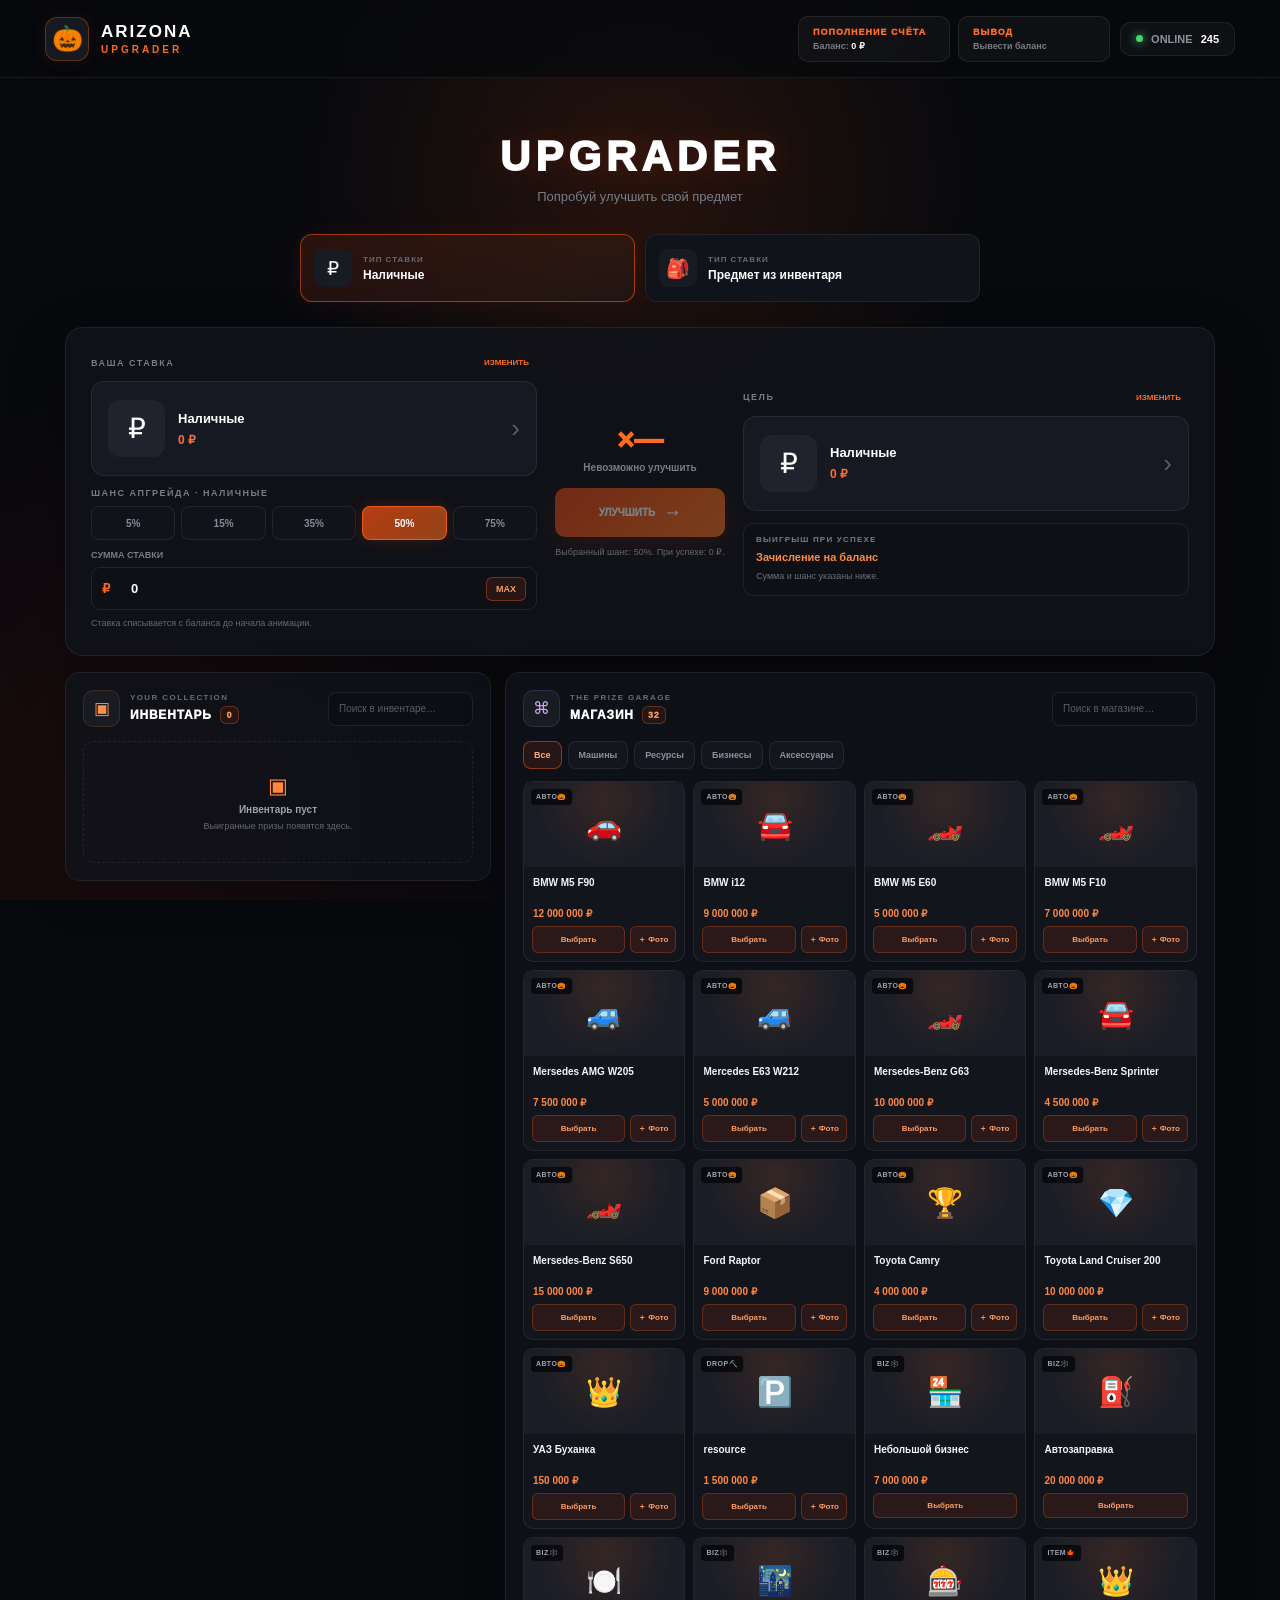
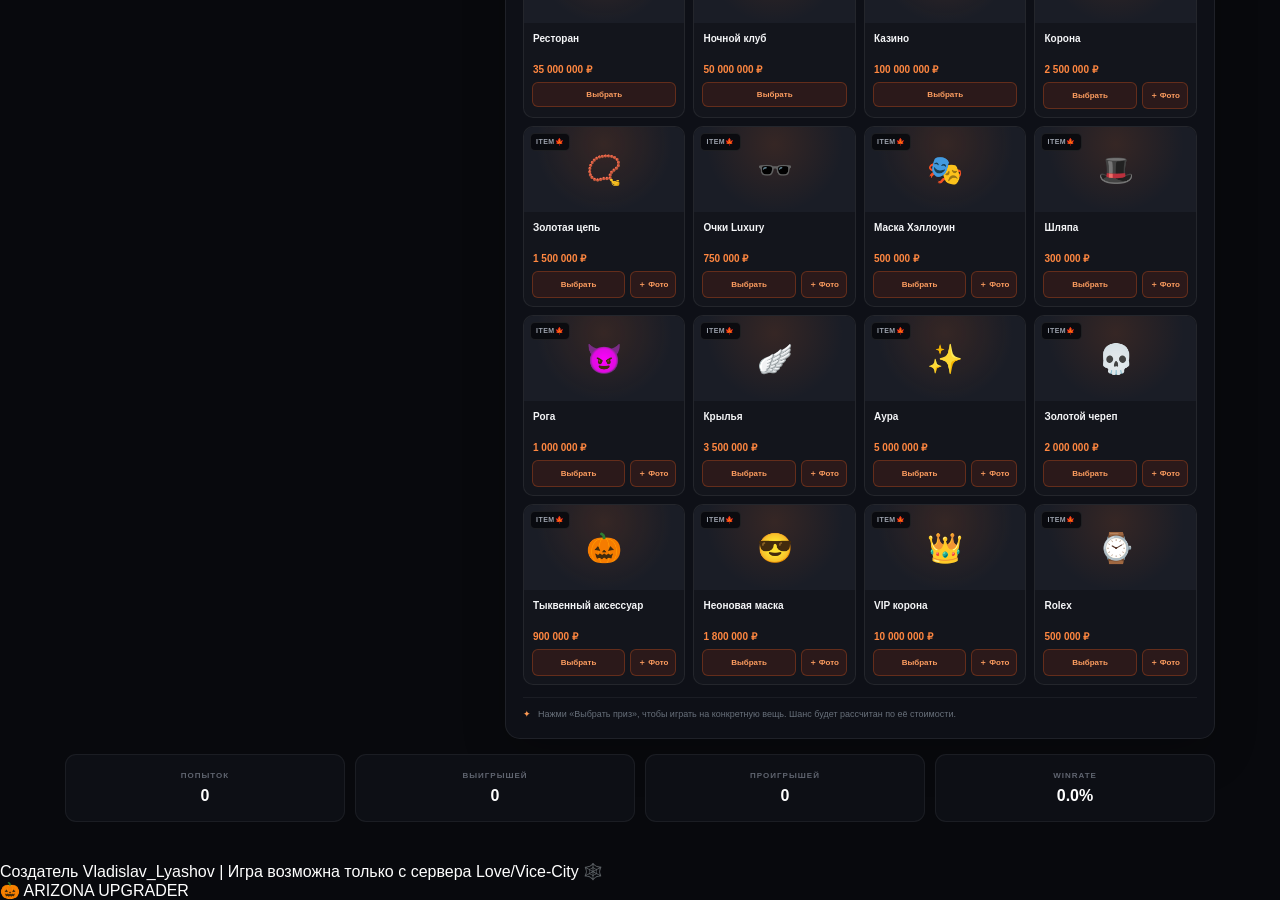
<file: index.html>
<!DOCTYPE html>
<html lang="ru">
<head>
  <meta charset="UTF-8">
  <meta name="viewport" content="width=device-width, initial-scale=1.0">
  <meta name="theme-color" content="#08090d">
  <title>Arizona Upgrader</title>
  <link rel="stylesheet" href="style.css">
</head>
<body>
  <div class="background"></div>
  <div class="falling-leaves" id="fallingLeaves"></div>

  <header class="header">
    <div class="logo">
      <div class="logo-icon">🎃</div>
      <div><div class="logo-title">ARIZONA</div><div class="logo-subtitle">UPGRADER</div></div>
    </div>
    <div class="header-right">
      <div class="account-actions">
        <button type="button" class="account-button deposit-button" id="depositButton">
          <span class="account-button-title">ПОПОЛНЕНИЕ СЧЁТА</span>
          <span class="account-button-value">Баланс: <strong id="balanceValue">0 ₽</strong></span>
        </button>
        <button type="button" class="account-button withdraw-button" id="withdrawButton">
          <span class="account-button-title">ВЫВОД</span><span class="account-button-value">Вывести баланс</span>
        </button>
      </div>
      <div class="online"><span class="online-dot"></span><span>ONLINE</span><strong id="online">245</strong></div>
    </div>
  </header>

  <main class="container">
    <div class="title-block"><h1>UPGRADER</h1><p>Попробуй улучшить свой предмет</p></div>

    <div class="type-selector" role="group" aria-label="Тип ставки">
      <button type="button" class="type active" data-type="cash">
        <span class="type-icon">₽</span><span><small>ТИП СТАВКИ</small>Наличные</span>
      </button>
      <button type="button" class="type" data-type="inventory">
        <span class="type-icon">🎒</span><span><small>ТИП СТАВКИ</small>Предмет из инвентаря</span>
      </button>
    </div>

    <section class="upgrader">
      <div class="upgrade-side">
        <div class="side-title"><span>ВАША СТАВКА</span><button type="button" id="sourceButton" class="change-btn">ИЗМЕНИТЬ</button></div>
        <div class="selected-card" id="sourceCard" tabindex="0" role="button" aria-label="Изменить ставку">
          <div class="selected-icon" id="sourceIcon">₽</div>
          <div class="selected-info"><div class="selected-name" id="sourceName">Наличные</div><div class="selected-price" id="sourcePrice">0 ₽</div></div>
          <div class="arrow">›</div>
        </div>
        <div class="chance-selector">
          <div class="chance-selector-title">ШАНС АПГРЕЙДА · НАЛИЧНЫЕ</div>
          <div class="chance-buttons">
            <button type="button" class="chance-btn" data-chance="5">5%</button>
            <button type="button" class="chance-btn" data-chance="15">15%</button>
            <button type="button" class="chance-btn" data-chance="35">35%</button>
            <button type="button" class="chance-btn active" data-chance="50">50%</button>
            <button type="button" class="chance-btn" data-chance="75">75%</button>
          </div>
        </div>
        <div class="virtual-input-box" id="virtualBox">
          <label for="virtualAmount">СУММА СТАВКИ</label>
          <div class="cash-input"><span>₽</span><input type="number" id="virtualAmount" min="1" step="1" value="0" placeholder="Введите сумму"><button type="button" id="maxBalanceButton">MAX</button></div>
          <small class="field-help" id="sourceHelp">Ставка списывается с баланса сразу после запуска.</small>
        </div>
        <div class="inventory-source-info hidden" id="inventorySourceInfo"><span>СТАВКА ИЗ ИНВЕНТАРЯ</span><b id="inventorySourceName">Выбери предмет</b><small>При проигрыше предмет сгорит.</small></div>
      </div>

      <div class="upgrade-center">
        <div class="multiplier" id="multiplier">×2.00</div>
        <div class="chance" id="chance">Шанс 50.00%</div>
        <button type="button" class="upgrade-button" id="upgradeButton"><span>УЛУЧШИТЬ</span><span class="upgrade-arrow">→</span></button>
        <div class="odds-note" id="oddsNote">Реальный шанс совпадает с отображаемым.</div>
      </div>

      <div class="upgrade-side">
        <div class="side-title"><span>ЦЕЛЬ</span><button type="button" id="targetButton" class="change-btn">ИЗМЕНИТЬ</button></div>
        <div class="selected-card" id="targetCard" tabindex="0" role="button" aria-label="Изменить цель">
          <div class="selected-icon" id="targetIcon">₽</div>
          <div class="selected-info"><div class="selected-name" id="targetName">Наличные</div><div class="selected-price" id="targetPrice">0 ₽</div></div>
          <div class="arrow">›</div>
        </div>
        <div class="target-info"><span>ВЫИГРЫШ ПРИ УСПЕХЕ</span><strong id="targetModeLabel">Зачисление на баланс</strong><small id="targetInfoHint">Выбери процент или предмет в магазине.</small></div>
      </div>
    </section>

    <section class="lower-layout">
      <section class="lower-panel inventory-panel" id="inventorySection">
        <div class="lower-panel-heading">
          <div class="lower-title-wrap"><span class="lower-icon inventory-icon">▣</span><div><span class="section-kicker">YOUR COLLECTION</span><h2>ИНВЕНТАРЬ <span class="count-pill" id="inventoryCount">0</span></h2></div></div>
          <input class="search-input" id="inventorySearch" type="search" placeholder="Поиск в инвентаре…" aria-label="Поиск в инвентаре">
        </div>
        <div class="inventory-grid" id="inventoryGrid"></div>
        <div class="empty-state" id="inventoryEmpty"><span>▣</span><b>Инвентарь пуст</b><small>Выигранные призы появятся здесь.</small></div>
      </section>

      <section class="lower-panel catalog-panel" id="catalogSection">
        <div class="lower-panel-heading">
          <div class="lower-title-wrap"><span class="lower-icon catalog-icon">⌘</span><div><span class="section-kicker">THE PRIZE GARAGE</span><h2>МАГАЗИН <span class="count-pill" id="catalogCount">0</span></h2></div></div>
          <input class="search-input" id="catalogSearch" type="search" placeholder="Поиск в магазине…" aria-label="Поиск в магазине">
        </div>
        <div class="category-filters" id="categoryFilters" role="group" aria-label="Категории магазина">
          <button type="button" class="filter-chip active" data-category-filter="all">Все</button>
          <button type="button" class="filter-chip" data-category-filter="vehicle">Машины</button>
          <button type="button" class="filter-chip" data-category-filter="resource">Ресурсы</button>
          <button type="button" class="filter-chip" data-category-filter="business">Бизнесы</button>
          <button type="button" class="filter-chip" data-category-filter="accessory">Аксессуары</button>
        </div>
        <div class="catalog-grid" id="catalogGrid"></div>
        <div class="empty-state hidden" id="catalogEmpty"><span>⌘</span><b>Пока нет товаров</b><small>Попробуй другую категорию или запрос.</small></div>
        <div class="catalog-footnote"><span>✦</span> Нажми «Выбрать приз», чтобы играть на конкретную вещь. Шанс будет рассчитан по её стоимости.</div>
      </section>
    </section>

    <section class="stats">
      <div class="stat"><span>ПОПЫТОК</span><strong id="attempts">0</strong></div>
      <div class="stat"><span>ВЫИГРЫШЕЙ</span><strong id="wins">0</strong></div>
      <div class="stat"><span>ПРОИГРЫШЕЙ</span><strong id="losses">0</strong></div>
      <div class="stat"><span>WINRATE</span><strong id="winrate">0%</strong></div>
    </section>
  </main>

  <footer><div class="footer-text">Создатель Vladislav_Lyashov | Игра возможна только с сервера Love/Vice-City 🕸️</div><div class="footer-logo">🎃 ARIZONA UPGRADER</div></footer>

  <div class="modal hidden" id="selectionModal" aria-hidden="true"><div class="modal-overlay" id="modalOverlay"></div><div class="modal-window"><div class="modal-header"><h2 id="modalTitle">Выберите предмет</h2><button type="button" id="modalClose" aria-label="Закрыть">×</button></div><div class="modal-items" id="modalList"></div></div></div>

  <div class="modal hidden" id="depositModal" aria-hidden="true"><div class="modal-overlay" id="depositOverlay"></div><div class="modal-window account-modal"><div class="modal-header"><h2>Пополнение баланса</h2><button type="button" id="depositClose" aria-label="Закрыть">×</button></div><div class="method-buttons"><button type="button" class="method-button active" data-method="accessories">Продать аксессуар</button><button type="button" class="method-button" data-method="virtual">Виртуальная валюта</button></div><div id="depositContent"></div></div></div>

  <div class="modal hidden" id="withdrawModal" aria-hidden="true"><div class="modal-overlay" id="withdrawOverlay"></div><div class="modal-window account-modal withdraw-modal"><div class="modal-header"><h2>Вывод средств</h2><button type="button" id="withdrawClose" aria-label="Закрыть">×</button></div><div class="available-balance">Доступно: <strong id="withdrawBalance">0 ₽</strong></div><div class="withdraw-form"><label for="withdrawNick">NickName:</label><input id="withdrawNick" type="text" placeholder="Введите NickName"><label for="withdrawAmount">Сумма вывода:</label><input id="withdrawAmount" type="number" min="1" placeholder="Введите сумму"><label for="withdrawServer">Сервер:</label><select id="withdrawServer"><option value="">Выберите сервер</option><option value="Love">Love</option><option value="Vice-City">Vice-City</option></select><button type="button" class="modal-action-button" id="withdrawSubmit">ВЫВЕСТИ</button><small class="field-help">Демо-форма: заявка не отправляется на сервер.</small></div></div></div>

  <div class="roll-screen hidden" id="rollScreen"><div class="roll-box"><div class="roll-title">ПРОВЕРКА УДАЧИ</div><div class="roll-window"><div class="roll-track" id="rollTrack"></div><div class="roll-center"></div></div><div class="roll-line"></div></div></div>

  <div class="result hidden" id="result"><div class="result-icon" id="resultIcon">🎃</div><div class="result-title" id="resultTitle">ВЫИГРЫШ</div><div class="result-text" id="resultText">Поздравляем!</div><button type="button" id="closeResult">ПРОДОЛЖИТЬ</button></div>
  <div class="toast hidden" id="toast" role="status" aria-live="polite"></div>
  <script src="script.js"></script>
</body>
</html>
</file>
<file: style.css>
*{box-sizing:border-box;margin:0;padding:0}
:root{--bg:#08090d;--panel:#11131a;--panel2:#161922;--border:rgba(255,255,255,.07);--orange:#ff6b25;--orange2:#ff9b57;--text:#fff;--muted:#777c87;--green:#39df86;--red:#ff5252}
html{scroll-behavior:smooth}
body{min-height:100vh;background:#08090d;color:#fff;font-family:Arial,Helvetica,sans-serif;overflow-x:hidden}
button,input,select{font:inherit}
button{cursor:pointer}
button:disabled{opacity:.4;cursor:not-allowed}
.hidden{display:none!important}
.background{position:fixed;inset:0;z-index:-2;background:radial-gradient(circle at 50% 20%,rgba(255,90,0,.12),transparent 35%),radial-gradient(circle at 10% 90%,rgba(255,30,0,.08),transparent 30%),#08090d}
.background::after{content:"";position:absolute;inset:0;background-image:radial-gradient(rgba(255,255,255,.035) 1px,transparent 1px);background-size:4px 4px;opacity:.25}

/* Верхняя панель */
.header{width:100%;height:78px;padding:0 45px;display:flex;align-items:center;justify-content:space-between;border-bottom:1px solid rgba(255,255,255,.06);background:rgba(8,9,13,.8);backdrop-filter:blur(15px)}
.logo{display:flex;align-items:center;gap:12px}
.logo-icon{width:44px;height:44px;display:flex;align-items:center;justify-content:center;font-size:25px;background:#171921;border:1px solid rgba(255,120,0,.3);border-radius:12px;box-shadow:0 0 18px rgba(255,80,0,.08)}
.logo-title{font-size:17px;font-weight:900;letter-spacing:2px}
.logo-subtitle{margin-top:2px;color:#ff681c;font-size:10px;font-weight:800;letter-spacing:3px}
.header-right{display:flex;align-items:center;gap:10px}
.account-actions{display:flex;align-items:center;gap:8px}
.account-button{border:1px solid rgba(255,255,255,.08);background:rgba(255,255,255,.035);border-radius:10px;padding:10px 14px;min-width:152px;cursor:pointer;text-align:left;transition:.2s}
.account-button:hover{border-color:rgba(255,100,25,.45);background:rgba(255,90,20,.06);transform:translateY(-1px)}
.account-button-title{display:block;color:#ff6b25;font-size:9px;font-weight:950;letter-spacing:1px}
.account-button-value{display:block;margin-top:4px;color:#777c87;font-size:9px;font-weight:800}
.account-button-value strong{color:#fff}
.online{display:flex;align-items:center;gap:8px;padding:10px 15px;background:rgba(255,255,255,.035);border:1px solid rgba(255,255,255,.07);border-radius:10px;font-size:11px;font-weight:800;color:#8d929d}
.online strong{color:#fff}
.online-dot{width:7px;height:7px;border-radius:50%;background:#44d66b;box-shadow:0 0 10px #44d66b}

/* Основной блок */
.container{width:min(1150px,calc(100% - 35px));margin:0 auto;padding:55px 0 40px}
.title-block{text-align:center;margin-bottom:30px}
.title-block h1{font-size:42px;font-weight:950;letter-spacing:5px;text-shadow:0 0 30px rgba(255,70,0,.2)}
.title-block p{margin-top:8px;color:#777c87;font-size:13px}

/* Тип ставки */
.type-selector{display:grid;grid-template-columns:repeat(2,minmax(0,1fr));gap:10px;max-width:680px;margin:0 auto 25px}
.type{min-height:68px;display:flex;align-items:center;gap:11px;padding:10px 13px;cursor:pointer;border:1px solid rgba(255,255,255,.07);border-radius:12px;color:#fff;background:#11131a;transition:.2s}
.type:hover{transform:translateY(-2px);border-color:rgba(255,95,25,.3)}
.type.active{background:linear-gradient(145deg,rgba(255,80,15,.14),rgba(255,255,255,.025));border-color:rgba(255,90,20,.55);box-shadow:0 0 25px rgba(255,70,0,.08)}
.type-icon{width:38px;height:38px;flex-shrink:0;display:flex;align-items:center;justify-content:center;background:#191b23;border-radius:9px;font-size:19px}
.type span:last-child{display:flex;flex-direction:column;text-align:left;font-size:12px;font-weight:800}
.type small{margin-bottom:4px;color:#666b76;font-size:8px;letter-spacing:1px}

/* Поле апгрейда */
.upgrader{display:grid;grid-template-columns:1fr 170px 1fr;gap:18px;align-items:center;padding:25px;background:rgba(17,19,26,.85);border:1px solid rgba(255,255,255,.07);border-radius:18px;box-shadow:0 20px 60px rgba(0,0,0,.3)}
.upgrade-side{min-width:0}
.side-title{display:flex;justify-content:space-between;align-items:center;margin-bottom:9px;color:#777c87;font-size:9px;font-weight:900;letter-spacing:1.5px}
.change-btn{padding:5px 8px;border:0;background:transparent;color:#ff6b25;font-size:8px;font-weight:900;cursor:pointer}
.selected-card{min-height:95px;display:flex;align-items:center;padding:16px;cursor:pointer;background:#161922;border:1px solid rgba(255,255,255,.07);border-radius:13px;transition:.2s}
.selected-card:hover{border-color:rgba(255,100,25,.35)}
.selected-icon{width:57px;height:57px;flex:0 0 57px;display:flex;align-items:center;justify-content:center;overflow:hidden;background:#20232d;border-radius:12px;font-size:28px}
.selected-info{min-width:0;margin-left:13px}
.selected-name{color:#fff;font-size:13px;font-weight:900;white-space:nowrap;overflow:hidden;text-overflow:ellipsis}
.selected-price{margin-top:7px;color:#ff702a;font-size:12px;font-weight:800}
.arrow{margin-left:auto;padding-left:8px;color:#575d69;font-size:26px}

/* Шансы */
.chance-selector{margin-top:12px}
.chance-selector-title{margin-bottom:8px;color:#777c87;font-size:9px;font-weight:900;letter-spacing:1.5px}
.chance-buttons{display:grid;grid-template-columns:repeat(5,minmax(0,1fr));gap:6px}
.chance-btn{height:34px;border:1px solid rgba(255,255,255,.07);border-radius:8px;background:#11131a;color:#858b96;cursor:pointer;font-size:10px;font-weight:900;transition:.2s}
.chance-btn:hover:not(:disabled){color:#fff;border-color:rgba(255,105,35,.4);background:#1a1c24;transform:translateY(-1px)}
.chance-btn.active{color:#fff;border-color:rgba(255,100,30,.75);background:linear-gradient(135deg,rgba(225,70,15,.8),rgba(255,110,30,.55));box-shadow:0 0 14px rgba(255,75,15,.18),inset 0 0 10px rgba(255,255,255,.04)}
.chance-btn:active{transform:scale(.96)}

/* Ввод ставки */
.virtual-input-box{margin-top:10px}
.virtual-input-box label{display:block;margin-bottom:7px;color:#777c87;font-size:9px;font-weight:900}
.virtual-input-box input{width:100%;height:43px;padding:0 13px;color:#fff;background:#0e1016;border:1px solid rgba(255,255,255,.08);border-radius:9px;outline:none;font-size:13px;font-weight:800}
.virtual-input-box input:focus{border-color:rgba(255,90,20,.6)}
.virtual-input-box input::-webkit-inner-spin-button,.virtual-input-box input::-webkit-outer-spin-button{-webkit-appearance:none;margin:0}
.virtual-input-box input[type=number]{-moz-appearance:textfield}
.cash-input{display:flex;align-items:center;gap:8px;height:43px;padding:0 10px;background:#0e1016;border:1px solid rgba(255,255,255,.08);border-radius:9px}
.cash-input:focus-within{border-color:rgba(255,90,20,.6)}
.cash-input>span{color:#ff6b25;font-weight:900;font-size:13px}
.cash-input input{width:100%;min-width:0;border:0;outline:0;background:transparent;color:#fff;font-size:13px;font-weight:800}
.cash-input input::-webkit-inner-spin-button,.cash-input input::-webkit-outer-spin-button{-webkit-appearance:none;margin:0}
.cash-input input[type=number]{-moz-appearance:textfield}
.cash-input button{padding:6px 9px;border:1px solid rgba(255,105,35,.35);border-radius:6px;background:rgba(255,90,20,.1);color:#ff9b57;font-size:9px;font-weight:900;cursor:pointer}
.field-help{display:block;margin-top:7px;color:#626874;font-size:9px;line-height:1.45}
.inventory-source-info,.target-info{margin-top:12px;padding:11px 12px;border:1px solid rgba(255,255,255,.07);border-radius:10px;background:#0e1016}
.inventory-source-info span,.target-info span{display:block;color:#777c87;font-size:8px;font-weight:900;letter-spacing:1.2px}
.inventory-source-info b,.target-info strong{display:block;margin-top:6px;color:#ff8a40;font-size:11px;line-height:1.45}
.inventory-source-info small,.target-info small{display:block;margin-top:5px;color:#68707b;font-size:9px;line-height:1.45}
.odds-note{margin-top:9px;color:#626874;font-size:9px;line-height:1.45}

/* Кнопка улучшения */
.upgrade-center{text-align:center;min-width:0}
.multiplier{color:#ff6b20;font-size:29px;font-weight:950}
.chance{margin-top:5px;color:#777c87;font-size:10px;font-weight:800}
.upgrade-button{width:100%;height:49px;display:flex;align-items:center;justify-content:center;gap:9px;margin-top:15px;border:0;border-radius:10px;cursor:pointer;color:#fff;background:linear-gradient(135deg,#e84b13,#ff761f);box-shadow:0 8px 25px rgba(255,75,10,.2);font-size:10px;font-weight:950;transition:.2s}
.upgrade-button:hover:not(:disabled){transform:translateY(-2px);box-shadow:0 12px 30px rgba(255,75,10,.3)}
.upgrade-button:active{transform:translateY(0)}
.upgrade-button:disabled{opacity:.45;cursor:not-allowed;transform:none}
.upgrade-arrow{font-size:17px}

/* Статистика */
.stats{display:grid;grid-template-columns:repeat(4,1fr);gap:10px;margin-top:15px}
.stat{padding:16px;text-align:center;background:rgba(17,19,26,.7);border:1px solid rgba(255,255,255,.06);border-radius:11px}
.stat span{display:block;color:#606570;font-size:8px;font-weight:900;letter-spacing:1px}
.stat strong{display:block;margin-top:7px;font-size:16px}

/* Окно результата */
.result{position:fixed;inset:0;z-index:80;display:flex;flex-direction:column;align-items:center;justify-content:center;padding:20px;background:rgba(4,5,8,.88);backdrop-filter:blur(12px);text-align:center}
.result-icon{font-size:85px;animation:resultPop .45s ease}
.result-title{margin-top:12px;font-size:35px;font-weight:950;letter-spacing:4px;color:#fff;text-shadow:0 0 25px rgba(255,255,255,.08)}
.result-text{margin-top:8px;color:#858b97;font-size:13px;display:flex;flex-direction:column;gap:8px;align-items:center;line-height:1.4}
.result-text strong{color:#fff}
.result-win-amount{color:#39df86;font-size:17px;font-weight:950}
.result-loss-amount{color:#ff5252;font-size:17px;font-weight:950}
.result button{margin-top:25px;padding:13px 27px;border:0;border-radius:9px;color:#fff;background:#e95118;cursor:pointer;font-size:10px;font-weight:900}
.result.hidden{display:none!important}
@keyframes resultPop{from{opacity:0;transform:scale(.5)}to{opacity:1;transform:scale(1)}}

/* Модальные окна */
.modal{position:fixed;inset:0;z-index:60;display:flex;align-items:center;justify-content:center}
.modal-overlay{position:absolute;inset:0;background:rgba(0,0,0,.75);backdrop-filter:blur(7px)}
.modal-window{position:relative;z-index:1;width:min(620px,calc(100% - 30px));max-height:80vh;overflow:auto;padding:16px;border:1px solid rgba(255,255,255,.08);border-radius:15px;background:#11131a;box-shadow:0 30px 100px rgba(0,0,0,.6)}
.modal-header{display:flex;align-items:center;justify-content:space-between;margin-bottom:13px}
.modal-header h2{font-size:12px;font-weight:950;letter-spacing:1px}
.modal-header button{width:31px;height:31px;border:1px solid rgba(255,255,255,.07);border-radius:8px;background:#171a22;color:#858b95;cursor:pointer;font-size:21px;line-height:1}
.modal-items{display:grid;gap:8px}
.modal-item{width:100%;display:flex;align-items:center;padding:11px;border:1px solid rgba(255,255,255,.06);border-radius:10px;background:#161922;cursor:pointer;transition:.15s;font-family:Arial,Helvetica,sans-serif;color:#fff;text-align:left}
.modal-item:hover:not(:disabled){background:#1c1f29;border-color:rgba(255,100,25,.35)}
.modal-item:disabled{opacity:.35;cursor:not-allowed}
.modal-item-icon{width:45px;height:45px;flex:0 0 45px;display:flex;align-items:center;justify-content:center;background:#20232d;border-radius:9px;font-size:22px;overflow:hidden}
.modal-item-info{margin-left:12px;text-align:left;min-width:0}
.modal-item-name{display:block;color:#fff;font-size:12px;font-weight:900}
.modal-item-price{display:block;margin-top:5px;color:#ff6b20;font-size:11px;font-weight:800}
.modal-section-title{margin:12px 2px 7px;color:#777c87;font-size:8px;font-weight:900;letter-spacing:1.2px}
.target-money-box{padding:12px;margin-bottom:10px;border:1px solid rgba(255,255,255,.07);border-radius:11px;background:#0e1016}
.target-money-title{margin-bottom:8px;color:#777c87;font-size:9px;font-weight:900;letter-spacing:1.2px}
.target-money-row{display:flex;gap:8px}
.target-money-input-wrap{min-width:0;flex:1;height:43px;display:flex;align-items:center;padding:0 12px;border:1px solid rgba(255,255,255,.08);border-radius:9px;background:#080a0f}
.target-money-input-wrap span{margin-right:6px;color:#777c87}
.target-money-input-wrap input{width:100%;border:0;outline:0;background:transparent;color:#fff;font-size:13px;font-weight:800}
.target-money-input-wrap input::-webkit-inner-spin-button,.target-money-input-wrap input::-webkit-outer-spin-button{-webkit-appearance:none}
#targetVirtualApply{width:90px;border:0;border-radius:9px;background:#e95118;color:#fff;font-size:9px;font-weight:900}

/* Пополнение и вывод */
.account-modal{width:min(560px,calc(100% - 30px))}
.method-buttons{display:grid;grid-template-columns:1fr 1fr;gap:8px;margin-bottom:12px}
.method-button{height:42px;border:1px solid rgba(255,255,255,.07);border-radius:9px;background:#161922;color:#858b96;cursor:pointer;font-size:9px;font-weight:900}
.method-button.active,.method-button:hover{color:#fff;border-color:rgba(255,100,25,.55);background:rgba(255,85,20,.12)}
.deposit-panel{padding:14px;border:1px solid rgba(255,255,255,.07);border-radius:11px;background:#0e1016}
.deposit-label,.withdraw-form label{display:block;margin-bottom:7px;color:#777c87;font-size:9px;font-weight:900;letter-spacing:1px}
.deposit-input,.withdraw-form input,.withdraw-form select{width:100%;height:43px;padding:0 12px;border:1px solid rgba(255,255,255,.08);border-radius:9px;outline:0;background:#080a0f;color:#fff;font-size:12px;font-weight:800}
.deposit-input:focus,.withdraw-form input:focus,.withdraw-form select:focus{border-color:rgba(255,90,20,.6)}
.modal-action-button{width:100%;height:43px;margin-top:12px;border:0;border-radius:9px;background:#e95118;color:#fff;cursor:pointer;font-size:9px;font-weight:950}
.available-balance{padding:10px 12px;margin-bottom:12px;border:1px solid rgba(255,255,255,.06);border-radius:9px;background:#0e1016;color:#777c87;font-size:10px}
.available-balance strong{color:#ff6b20}
.withdraw-form{display:grid;gap:7px}
.withdraw-form label:not(:first-child){margin-top:4px}
.withdraw-form select option{background:#11131a;color:#fff}
.accessory-search{margin-bottom:9px}
.accessory-list{display:grid;gap:7px;max-height:260px;overflow:auto}
.accessory-item{display:flex;align-items:center;padding:9px;border:1px solid rgba(255,255,255,.06);border-radius:9px;background:#161922;cursor:pointer}
.accessory-item.selected{border-color:rgba(255,100,25,.7);background:rgba(255,85,20,.08)}
.accessory-icon{width:40px;height:40px;display:flex;align-items:center;justify-content:center;border-radius:8px;background:#20232d;font-size:21px;overflow:hidden}
.accessory-info{margin-left:10px}
.accessory-name{font-size:11px;font-weight:900}
.accessory-price{margin-top:4px;color:#ff6b20;font-size:10px;font-weight:800}
.selected-accessory{margin-top:9px;color:#777c87;font-size:9px}
.selected-accessory strong{color:#fff}

/* Уведомления */
.toast{position:fixed;left:50%;bottom:28px;z-index:100;transform:translateX(-50%);padding:12px 17px;border:1px solid rgba(255,100,25,.35);border-radius:10px;background:rgba(17,19,26,.96);box-shadow:0 15px 40px rgba(0,0,0,.45);color:#fff;font-size:11px;font-weight:800;max-width:calc(100% - 28px)}
.toast.show{display:block!important;animation:toastIn .25s ease}
.toast.error{border-color:rgba(255,60,60,.45)}
@keyframes toastIn{from{opacity:0;transform:translate(-50%,10px)}to{opacity:1;transform:translate(-50%,0)}}

/* Прокрутка: только победа и поражение */
.roll-screen{position:fixed;inset:0;z-index:80;display:flex;align-items:center;justify-content:center;background:rgba(4,5,8,.91);backdrop-filter:blur(12px)}
.roll-box{width:min(920px,calc(100% - 30px));text-align:center}
.roll-title{margin-bottom:20px;color:#fff;font-size:18px;font-weight:950;letter-spacing:4px}
.roll-window{position:relative;width:100%;height:148px;overflow:hidden;border:1px solid rgba(255,255,255,.08);border-radius:13px;background:#0b0d12;box-shadow:0 20px 70px rgba(0,0,0,.5)}
.roll-window:before,.roll-window:after{content:"";position:absolute;top:0;bottom:0;width:100px;z-index:3;pointer-events:none}
.roll-window:before{left:0;background:linear-gradient(90deg,#0b0d12,transparent)}
.roll-window:after{right:0;background:linear-gradient(270deg,#0b0d12,transparent)}
.roll-track{height:100%;display:flex;align-items:center;gap:8px;will-change:transform;transform:translateX(0)}
.roll-card{width:156px;height:108px;flex:0 0 156px;display:flex;flex-direction:column;align-items:center;justify-content:center;border:1px solid rgba(255,255,255,.07);border-radius:10px;background:linear-gradient(145deg,#151821,#101219);box-shadow:inset 0 0 18px rgba(255,255,255,.015)}
.roll-card-icon{font-size:36px;line-height:1}
.roll-card-text{margin-top:8px;color:#fff;font-size:9px;font-weight:950;letter-spacing:1px}
.roll-center{position:absolute;left:50%;top:0;bottom:0;width:2px;z-index:5;transform:translateX(-1px);background:#ff2b3d;box-shadow:0 0 14px rgba(255,35,55,.9)}
.roll-line{width:140px;height:3px;margin:18px auto 0;background:#e10619;box-shadow:0 0 16px rgba(225,6,25,.55)}
.roll-card.roll-win{border-color:rgba(57,223,134,.5)}
.roll-card.roll-loss{border-color:rgba(255,82,82,.4)}
.roll-final{box-shadow:0 0 20px rgba(255,75,20,.22)}

/* Хэллоуинские листья */
.falling-leaves{position:fixed;inset:0;z-index:-1;pointer-events:none;overflow:hidden}
.leaf{position:absolute;top:-40px;animation:leafFall linear infinite;filter:drop-shadow(0 2px 4px rgba(0,0,0,.35))}
@keyframes leafFall{
  0%{transform:translate3d(0,-40px,0) rotate(0deg)}
  25%{transform:translate3d(35px,28vh,0) rotate(90deg)}
  50%{transform:translate3d(-25px,55vh,0) rotate(190deg)}
  75%{transform:translate3d(30px,78vh,0) rotate(270deg)}
  100%{transform:translate3d(-15px,110vh,0) rotate(360deg)}
}

/* Инвентарь и магазин */
.lower-layout{display:grid;grid-template-columns:minmax(0,.9fr) minmax(0,1.5fr);gap:14px;margin-top:16px;align-items:start}
.lower-panel{min-width:0;padding:17px;background:rgba(17,19,26,.82);border:1px solid rgba(255,255,255,.07);border-radius:15px;box-shadow:0 15px 45px rgba(0,0,0,.2)}
.lower-panel-heading{display:flex;align-items:center;justify-content:space-between;gap:10px;margin-bottom:14px}
.lower-title-wrap{display:flex;align-items:center;gap:10px;min-width:0}
.lower-icon{width:37px;height:37px;flex:0 0 37px;display:grid;place-items:center;border-radius:10px;background:#191b23;font-size:17px}
.inventory-icon{color:#ff9048;border:1px solid rgba(255,120,40,.16)}
.catalog-icon{color:#d1a2ff;border:1px solid rgba(177,120,255,.16)}
.section-kicker{display:block;margin-bottom:4px;color:#656c78;font-size:8px;font-weight:900;letter-spacing:1.4px}
.lower-panel h2{color:#fff;font-size:12px;font-weight:950;letter-spacing:.8px}
.count-pill{display:inline-flex;min-width:19px;height:18px;align-items:center;justify-content:center;margin-left:4px;padding:0 5px;border:1px solid rgba(255,100,30,.3);border-radius:6px;background:rgba(255,90,20,.09);color:#ff9655;font-size:9px;vertical-align:1px}
.search-input{width:145px;max-width:45%;height:34px;padding:0 10px;border:1px solid rgba(255,255,255,.08);border-radius:8px;outline:0;background:#0c0e13;color:#fff;font-size:10px}
.search-input:focus{border-color:rgba(255,90,20,.55)}
.search-input::placeholder{color:#555c68}
.category-filters{display:flex;flex-wrap:wrap;gap:6px;margin-bottom:12px}
.filter-chip{padding:8px 10px;border:1px solid rgba(255,255,255,.07);border-radius:8px;background:#14161d;color:#8a909c;font-size:9px;font-weight:900;cursor:pointer;transition:.15s}
.filter-chip:hover,.filter-chip.active{border-color:rgba(255,100,30,.45);background:rgba(255,80,15,.1);color:#ffad70}
.inventory-grid,.catalog-grid{display:grid;grid-template-columns:repeat(auto-fill,minmax(125px,1fr));gap:8px;align-content:start}
.catalog-grid{grid-template-columns:repeat(auto-fill,minmax(130px,1fr))}
.inventory-card,.catalog-card{overflow:hidden;min-width:0;border:1px solid rgba(255,255,255,.07);border-radius:10px;background:#13151c;transition:transform .15s,border-color .15s,background .15s}
.inventory-card:hover,.catalog-card:hover{transform:translateY(-2px);border-color:rgba(255,105,35,.35);background:#171922}
.inventory-card.selected,.catalog-card.target-selected{border-color:rgba(255,130,50,.8);box-shadow:0 0 18px rgba(255,90,20,.08)}
.card-image{height:85px;position:relative;display:grid;place-items:center;overflow:hidden;background:radial-gradient(circle at 50% 20%,rgba(255,105,25,.12),transparent 65%),#1a1d26;color:#ff9854;font-size:29px}
.card-category-icon,.card-quantity{position:absolute;top:6px;padding:4px 5px;border:1px solid rgba(255,255,255,.08);border-radius:5px;background:rgba(7,8,12,.83);color:#9da3ae;font-size:7px;font-weight:900;letter-spacing:.5px;z-index:2}
.card-category-icon{left:6px}
.card-quantity{right:6px;color:#ffab71}
.card-info{padding:9px 9px 7px}
.card-info h3{min-height:27px;font-size:10px;font-weight:900;line-height:1.35;overflow-wrap:anywhere;color:#f4f5f7}
.card-price{margin-top:5px;color:#ff8740;font-size:10px;font-weight:900;white-space:nowrap;overflow:hidden;text-overflow:ellipsis}
.card-actions{display:flex;gap:5px;padding:0 8px 8px;flex-wrap:wrap}
.mini-action{flex:1;min-width:0;padding:7px 4px;border:1px solid rgba(255,255,255,.08);border-radius:6px;background:#1b1e27;color:#d5d8df;font-size:8px;font-weight:900;cursor:pointer;transition:.15s}
.mini-action:hover:not(:disabled){border-color:rgba(255,105,35,.5);background:rgba(255,85,20,.1);color:#ffae79}
.mini-action:disabled{opacity:.35;cursor:not-allowed}
.mini-action.primary{border-color:rgba(255,100,30,.27);background:rgba(255,75,15,.1);color:#ff9e60}
.mini-action.sell{color:#71dca4}

/* Кнопка загрузки фото */
.image-upload-action{flex:0 0 auto;padding:7px 7px;border-color:rgba(255,100,30,.27);background:rgba(255,75,15,.1);color:#ff9e60;white-space:nowrap}
.image-upload-action:hover:not(:disabled){border-color:rgba(255,105,35,.5);background:rgba(255,85,20,.1);color:#ffae79}
.card-actions .image-upload-action{padding-left:7px;padding-right:7px}
.uploaded-item-image{display:block;width:100%;height:100%;object-fit:cover}
.card-image .uploaded-item-image{position:absolute;inset:0}
.selected-icon.has-item-image,.modal-item-icon.has-item-image,.accessory-icon.has-item-image{padding:0;overflow:hidden}
.selected-icon .uploaded-item-image,.modal-item-icon .uploaded-item-image,.accessory-icon .uploaded-item-image{display:block;width:100%;height:100%;object-fit:cover;border-radius:inherit}
.card-image .uploaded-item-image{border-radius:inherit}
.empty-state{display:flex;min-height:122px;flex-direction:column;align-items:center;justify-content:center;gap:6px;border:1px dashed rgba(255,255,255,.08);border-radius:10px;color:#626875;text-align:center}
.empty-state span{font-size:21px;color:#ff8740}
.empty-state b{color:#9ca2ad;font-size:10px}
.empty-state small{font-size:9px}
.catalog-footnote{display:flex;gap:7px;margin-top:12px;padding-top:10px;border-top:1px solid rgba(255,255,255,.055);color:#68707b;font-size:9px;line-height:1.45}
.catalog-footnote span{color:#ff9b55}

/* Дополнительные элементы продажи аксессуаров */
.inventory-deposit-list{display:grid;gap:7px;max-height:260px;overflow:auto}
.inventory-deposit-row{display:flex;align-items:center;gap:10px;padding:10px;border:1px solid rgba(255,255,255,.07);border-radius:8px;background:#161922}
.inventory-deposit-row .item-emoji{font-size:22px}
.inventory-deposit-row .item-text{flex:1;min-width:0}
.inventory-deposit-row b,.inventory-deposit-row small{display:block}
.inventory-deposit-row b{font-size:10px}
.inventory-deposit-row small{margin-top:4px;color:#ff8d46;font-size:9px;font-weight:900}
.deposit-sell-button{padding:7px 9px;border:1px solid rgba(255,100,30,.32);border-radius:6px;background:rgba(255,90,20,.1);color:#ffa46b;font-size:8px;font-weight:900;cursor:pointer}

/* Адаптация под планшеты и телефоны */
@media(max-width:850px){
  .header{padding:0 20px}
  .type-selector{grid-template-columns:repeat(2,1fr)}
  .type:last-child{grid-column:auto}
  .upgrader{grid-template-columns:1fr}
  .upgrade-center{order:2}
  .stats{grid-template-columns:repeat(2,1fr)}
  .header-right{gap:6px}
  .account-actions{gap:5px}
  .account-button{padding:8px 10px;min-width:132px}
  .account-button-title{font-size:8px}
  .account-button-value{font-size:8px}
  .roll-card{width:130px;flex-basis:130px}
  .roll-window{height:135px}
  .lower-layout{grid-template-columns:1fr}
  .lower-panel{padding:14px}
}
@media(max-width:500px){
  .container{width:calc(100% - 20px);padding-top:30px}
  .title-block h1{font-size:31px}
  .header{height:auto;min-height:65px;padding:10px}
  .logo-title{font-size:14px}
  .online{padding:8px}
  .type{min-height:62px;padding:8px}
  .type span:last-child{font-size:10px}
  .upgrader{padding:15px}
  .chance-buttons{gap:5px}
  .chance-btn{height:32px;font-size:9px}
  .header-right{max-width:75%;flex-wrap:wrap;justify-content:flex-end}
  .account-actions{max-width:100%}
  .account-button{padding:7px 8px;min-width:112px}
  .account-button-value{display:none}
  .online{padding:7px;font-size:9px}
  .roll-card{width:112px;flex-basis:112px;height:96px}
  .roll-window{height:120px}
  .roll-card-icon{font-size:29px}
  .roll-title{font-size:14px;letter-spacing:2px}
  .method-buttons{grid-template-columns:1fr}
  .account-modal{max-height:80vh}
  .lower-panel-heading{align-items:flex-start;flex-wrap:wrap}
  .search-input{max-width:100%;width:100%}
  .inventory-grid,.catalog-grid{grid-template-columns:repeat(2,minmax(0,1fr))}
  .card-image{height:92px}
  .lower-panel{padding:11px}
  .filter-chip{padding:7px 8px}
  .cash-input input{font-size:12px}
  .card-actions{gap:4px}
  .mini-action{padding:7px 3px;font-size:7px}
  .image-upload-action{font-size:7px;padding:7px 4px}
  .lower-panel-heading{align-items:flex-start}
}
@media(prefers-reduced-motion:reduce){
  *,*::before,*::after{scroll-behavior:auto!important;animation-duration:.01ms!important;animation-iteration-count:1!important;transition-duration:.01ms!important}
}
</file>
